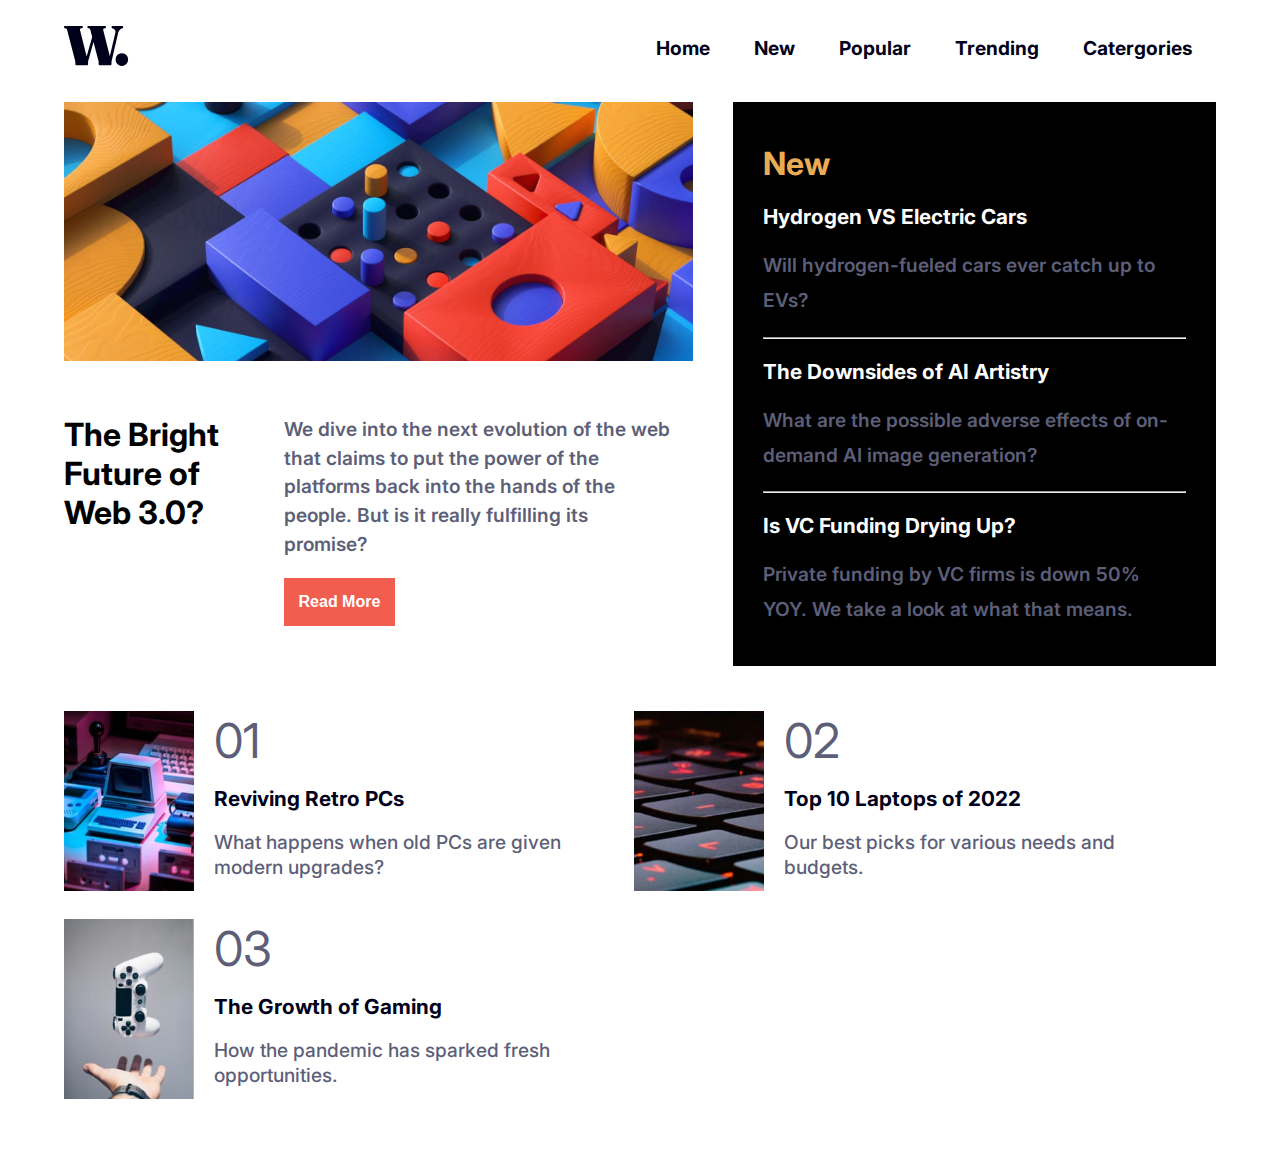
<file: index.html>
<!DOCTYPE html>
<html lang="en">
  <head>
    <meta charset="UTF-8" />
    <meta name="viewport" content="width=device-width, initial-scale=1.0" />
    <title>WellsPaper</title>
    <link rel="shortcut icon" href="./images/logo.svg" type="image/x-icon" />
    <link rel="stylesheet" href="style.css" />
    <link
      rel="stylesheet"
      href="https://cdnjs.cloudflare.com/ajax/libs/font-awesome/6.5.1/css/all.min.css"
    />
  </head>
  <body>
    <nav id="#nav">
      <div class="logo">
        <img src="./images/logo.svg" alt="" />
      </div>
      <div class="navlinks">
        <i class="fas fa-xmark" onclick="SideBarHide()"></i>
        <ul>
          <li><a href="#section1">Home</a></li>
          <li><a href="#new" id="scroll">New</a></li>
          <li><a href="">Popular</a></li>
          <li><a href="">Trending</a></li>
          <li><a href="">Catergories</a></li>
        </ul>
      </div>
      <i class="fas fa-bars" onclick="SideBarShow()"></i>
    </nav>
    <section class="section1" id="section1">
      <div class="section1container">
        <div class="section1card1">
          <div class="card1-image">
            <div class="destop-image">
              <img src="./images/image-web-3-desktop.jpg" alt="" />
            </div>
            <div class="mobile-image">
              <img src="./images/image-web-3-mobile.jpg" alt="" />
            </div>
          </div>
          <div class="context">
            <h1>The Bright Future of Web 3.0?</h1>
          </div>
          <div class="section1card1-II">
            <p>
              We dive into the next evolution of the web that claims to put the
              power of the platforms back into the hands of the people. But is
              it really fulfilling its promise?
            </p>
            <button id="btn">Read More</button>
          </div>
        </div>
        <div class="section1card2" id="new">
          <div>
            <h1>New</h1>
            <a href="#">Hydrogen VS Electric Cars</a>
            <p>Will hydrogen-fueled cars ever catch up to EVs?</p>
            <hr />
            <a href="">The Downsides of AI Artistry</a>
            <p>
              What are the possible adverse effects of on-demand AI image
              generation?
            </p>
            <hr />
            <a href="">Is VC Funding Drying Up?</a>
            <p>
              Private funding by VC firms is down 50% YOY. We take a look at
              what that means.
            </p>
          </div>
        </div>
      </div>
    </section>
    <section class="section2">
      <div class="section2container">
        <div class="card1">
          <div class="box1">
            <img src="./images/image-retro-pcs.jpg" alt="" />
          </div>
          <div class="box2">
            <span>01</span>
          </div>
          <div class="box3">
            <a href="">Reviving Retro PCs</a>
            <p>What happens when old PCs are given modern upgrades?</p>
          </div>
        </div>
        <div class="card1">
          <div class="box1">
            <img src="./images/image-top-laptops.jpg" alt="" />
          </div>
          <div class="box2">
            <span>02</span>
          </div>
          <div class="box3">
            <a href="">Top 10 Laptops of 2022</a>
            <p>Our best picks for various needs and budgets.</p>
          </div>
        </div>
        <div class="card1">
          <div class="box1">
            <img src="./images/image-gaming-growth.jpg" alt="" />
          </div>
          <div class="box2">
            <span>03</span>
          </div>
          <div class="box3">
            <a href="">The Growth of Gaming</a>
            <p>How the pandemic has sparked fresh opportunities.</p>
          </div>
        </div>
      </div>
    </section>
    <script src="script.js"></script>
  </body>
</html>
</file>
<file: style.css>
@import url("https://fonts.googleapis.com/css2?family=Figtree:ital,wght@0,300..900;1,300..900&family=Inter:wght@100..900&display=swap");
body {
  padding: 0;
  margin: 0;
  font-size: 16px;
  font-family: "inter";
  scroll-behavior: smooth;
}
a {
  text-decoration: none;
  font-size: 1.2rem;
  font-weight: bolder;
  color: hsl(240, 100%, 5%);
}
a:hover {
  color: hsl(5, 85%, 63%);
}
nav {
  display: flex;
  margin: auto;
  padding: 20px 5% 0;
  align-items: center;
  position: fixed;
  background-color: white;
  width: 100%;
}
.navlinks {
  display: block;
}
.logo {
  width: 50%;
}
.navlinks ul li {
  display: inline-block;
  margin-left: 40px;
}
nav .fas {
  font-size: 2rem;
  display: none;
}
.fa-bars {
  margin-left: auto;
}
.section1 {
  margin: auto;
  padding: 8% 5% 0;
}
.section1container {
  display: flex;
  gap: 20px;
}
.section1container img {
  width: 97%;
}
.mobile-image {
  display: none;
}
.section1card1 {
  display: grid;
  grid-template-columns: 2fr 2fr 2fr;
  gap: 10px;
  row-gap: 10px;
}
.card1-image {
  grid-column: 1 /-1;
}
.context h1 {
  font-size: 3rem;
  margin: 0;
}
.section1card1-II {
  grid-column: -1/2;
  /* margin-left: 70px; */
  margin-right: 40px;
}
.section1card1-II p {
  font-size: 1.2rem;
  font-weight: 600;
  margin-top: 0px;
  width: 100%;
  line-height: 1.5;
  color: hsl(236, 13%, 42%);
}
.section1card1-II button {
  padding: 15px;
  background-color: hsl(5, 85%, 63%);
  border: none;
  font-size: 1rem;
  font-weight: 700;
  color: white;
}
.section1card1-II button:hover {
  background: black;
}
.section1card2 {
  background: black;
  color: white;
  padding: 20px 30px;
}
.section1card2 h1 {
  font-size: 2rem;
  color: hsl(35, 77%, 62%);
}
.section1card2 a {
  color: white;
  font-size: 1.3rem;
}
hr {
  margin-bottom: 20px;
}
.section1card2 a:hover {
  color: hsl(35, 77%, 62%);
}
.section1card2 p {
  font-size: 1.2rem;
  font-weight: 600;
  line-height: 1.8;
  color: hsl(236, 13%, 42%);
}
.section2 {
  margin: auto;
  padding: 45px 5%;
}
.section2container {
  display: flex;
  gap: 30px;
}
.section2container .card1 {
  display: grid;
  column-gap: 90px;
  grid-template-columns: 50px 1fr;
  grid-template-rows: repeat(1, 70px);
}
.section2container img {
  width: 130px;
  height: 180px;
}
.section2container span {
  font-size: 3rem;
  color: hsl(236, 13%, 42%);
}
.section2container p {
  font-size: 1.2rem;
  line-height: 1.5;
  font-weight: 500;
  color: hsl(236, 13%, 42%);
}
.section2container a {
  font-size: 1.3rem;
}
.section2container .box3 {
  grid-column: 2 / span 2;
  /* grid-row: -1 / span 2; */
}
.box1 {
  grid-row: 3/1;
}
@media screen and (max-width: 900px) {
  body {
    font-size: 14px;
  }
  .section1container {
    flex-wrap: wrap;
    flex-direction: column;
  }
  .logo {
    width: 15%;
    margin-right: 0;
  }
  .navlinks ul li {
    margin-left: 5px;
  }
  .logo img {
    width: 80px;
  }
  .navlinks a {
    font-size: 1rem;
  }
  .destop-image {
    display: block;
  }
  .mobile-image {
    display: none;
  }
  .section1card1 {
    display: flex;
    gap: 20px;
    flex-direction: column;
  }
  .context h1 {
    font-size: 2rem;
  }
  .section1card1-II p {
    margin-left: 0;
    margin-right: 0px;
  }
  .section1card1-II {
    margin: 0;
  }
  .section1card1-II button {
    width: 200px;
  }
  .section2container .card1 p {
    width: 200px;
  }
  .section2container {
    flex-wrap: wrap;
  }
  .section2container .card1 {
    column-gap: 80px;
    grid-template-columns: 50px;
  }
}
@media screen and (max-width: 500px) {
  .logo img {
    width: 50%;
  }
  .logo {
    margin-right: 0;
  }
  .destop-image {
    display: none;
  }
  .mobile-image {
    display: block;
  }
  nav {
    position: fixed;
    width: 90%;
    padding-top: 20px;
    background: white;
  }
  .navlinks {
    position: fixed;
    display: block;
    top: 0;
    background: white;
    width: 50%;
    right: -100%;
    height: 100%;
    padding-top: 20%;
    z-index: 999;
    transition: right 0.5s ease;
  }
  .navlinks ul li {
    margin-left: 45px;
  }
  .navlinkshow {
    right: 0;
  }
  .navlinks ul,
  li {
    margin-top: 10px;
    padding: 0;
  }
  .navlinks ul li a {
    color: hsl(35, 77%, 62%);
  }
  .fa-xmark {
    position: absolute;
    top: 30px;
    right: 30px;
    color: hsl(35, 77%, 62%);
  }
  nav .fas {
    display: block;
    padding: 10px;
    border-radius: 50%;
  }
  nav .fas:hover {
    background: hsl(236, 13%, 42%);
  }
  .navlinks ul li {
    display: block;
  }
  .section1container {
    flex-direction: column;
  }
  .context h1 {
    font-size: 1.4rem;
  }
  .section1card1-II p {
    font-size: 1rem;
  }
  .section1card1-II #btn {
    font-size: 13px;
    padding: 10px;
    width: 100px;
  }
  .section1card2 a {
    font-size: 1rem;
  }
  .section1card2 p {
    font-size: 1rem;
  }
  .section2container .card1 {
    column-gap: 50px;
    grid-template-columns: 50px 50px;
  }
  .section2container .card1 p {
    line-height: 1.5;
    font-size: 15px;
    font-weight: bold;
    width: 220px;
    margin-top: 2px;
  }
  .section2container .card1 span {
    font-size: 2.5rem;
  }
  .section2container {
    flex-wrap: wrap;
  }
  .section2container img {
    width: 100px;
    height: 150px;
  }
  .section2container a {
    font-size: 15px;
  }
}

@media screen and (max-width: 1300px) {
  .logo {
    width: 40%;
  }
  .section1card1 {
    width: 100%;
  }
  .section1card1 .context h1 {
    font-size: 2rem;
  }
  .section2container {
    flex-wrap: wrap;
    gap: 20px;
  }
  .section2container .card1 {
    row-gap: 5px;
    grid-template-columns: 60px;
  }
  .box3 p {
    width: 400px;
    line-height: 1.3;
  }
}
</file>
